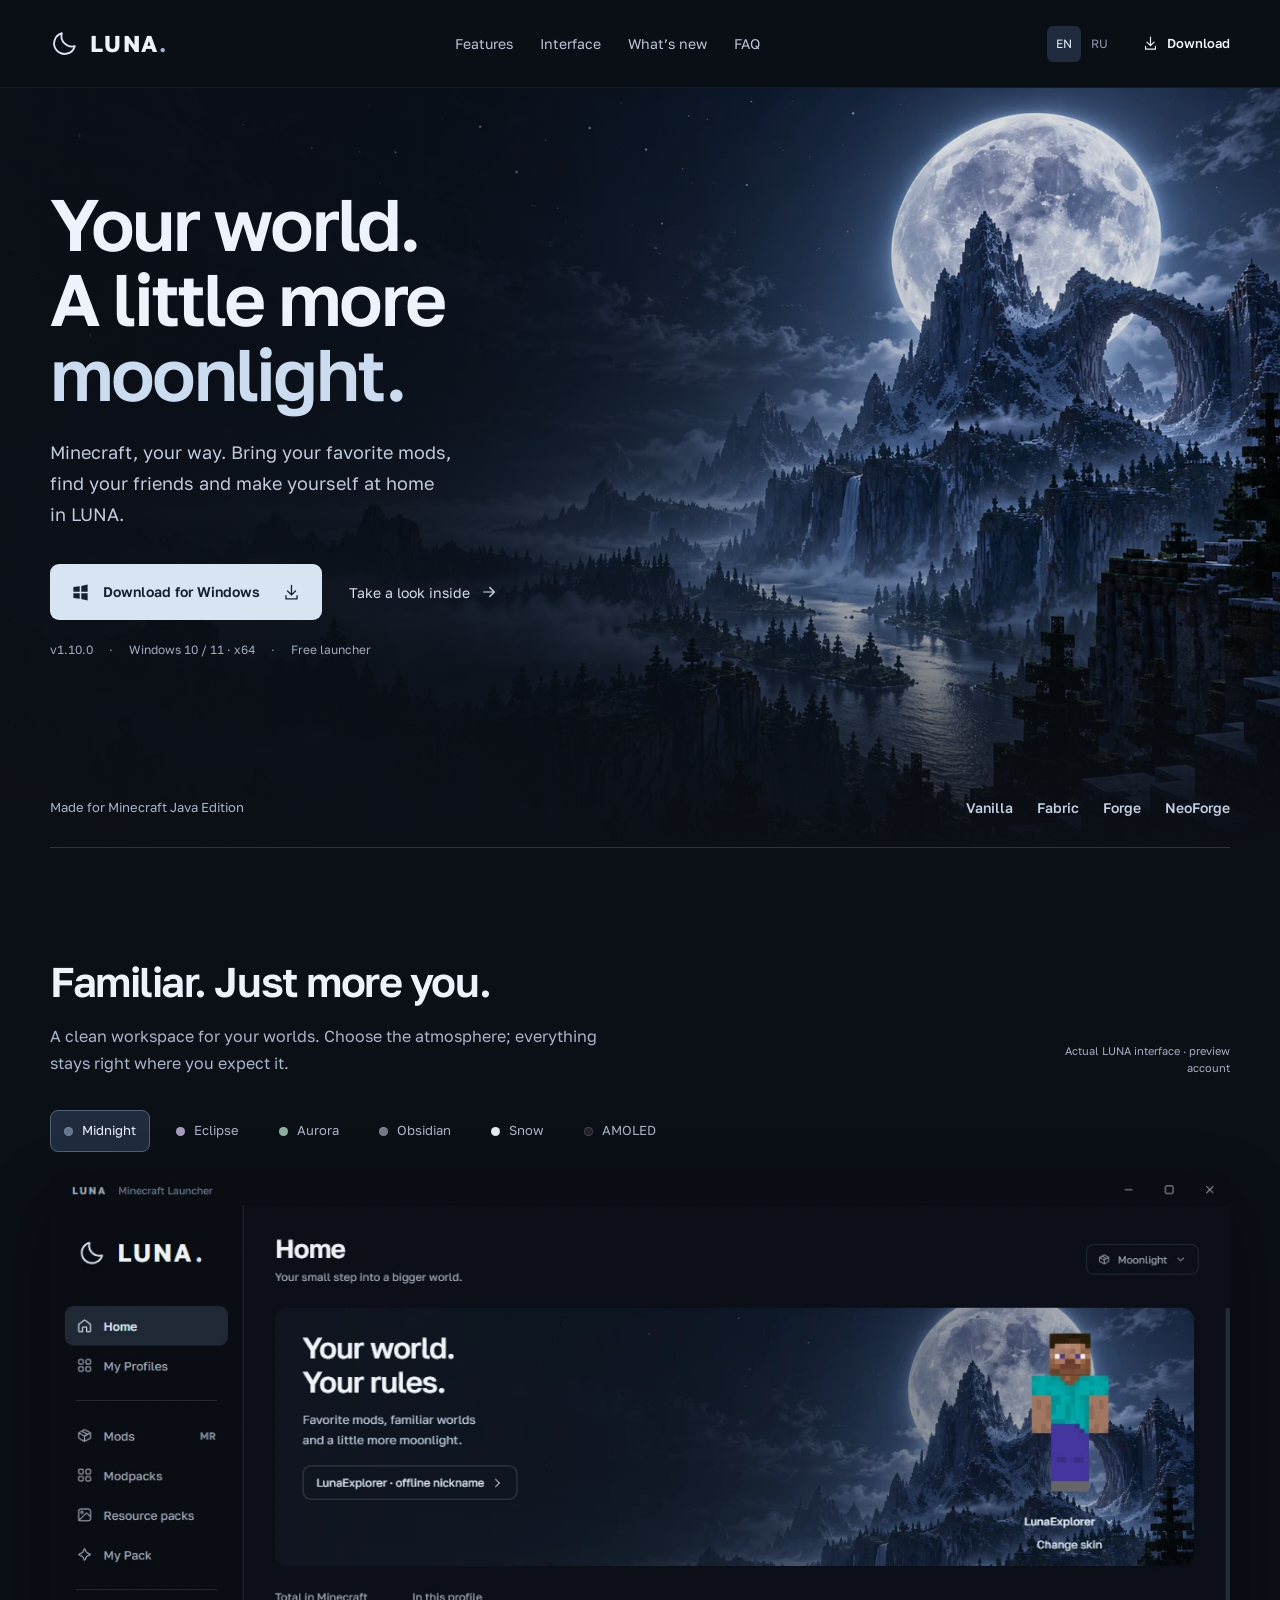
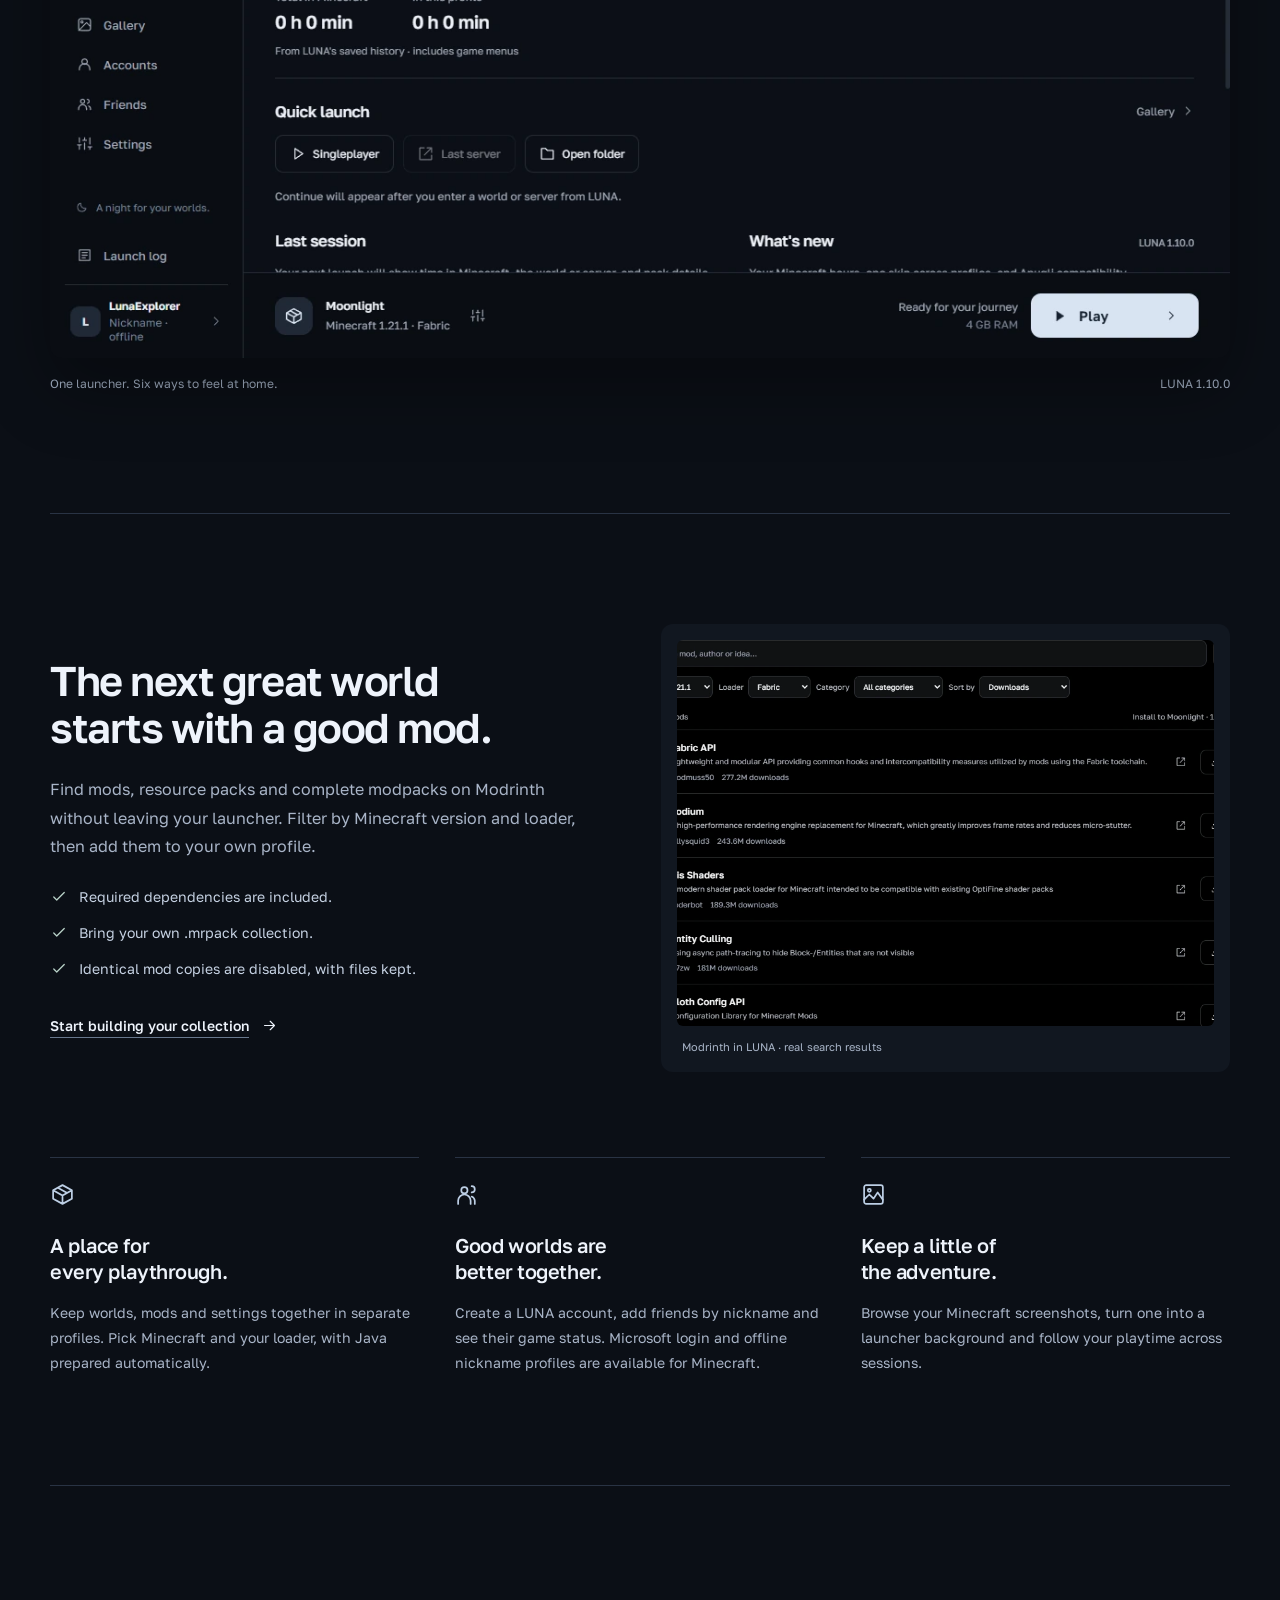
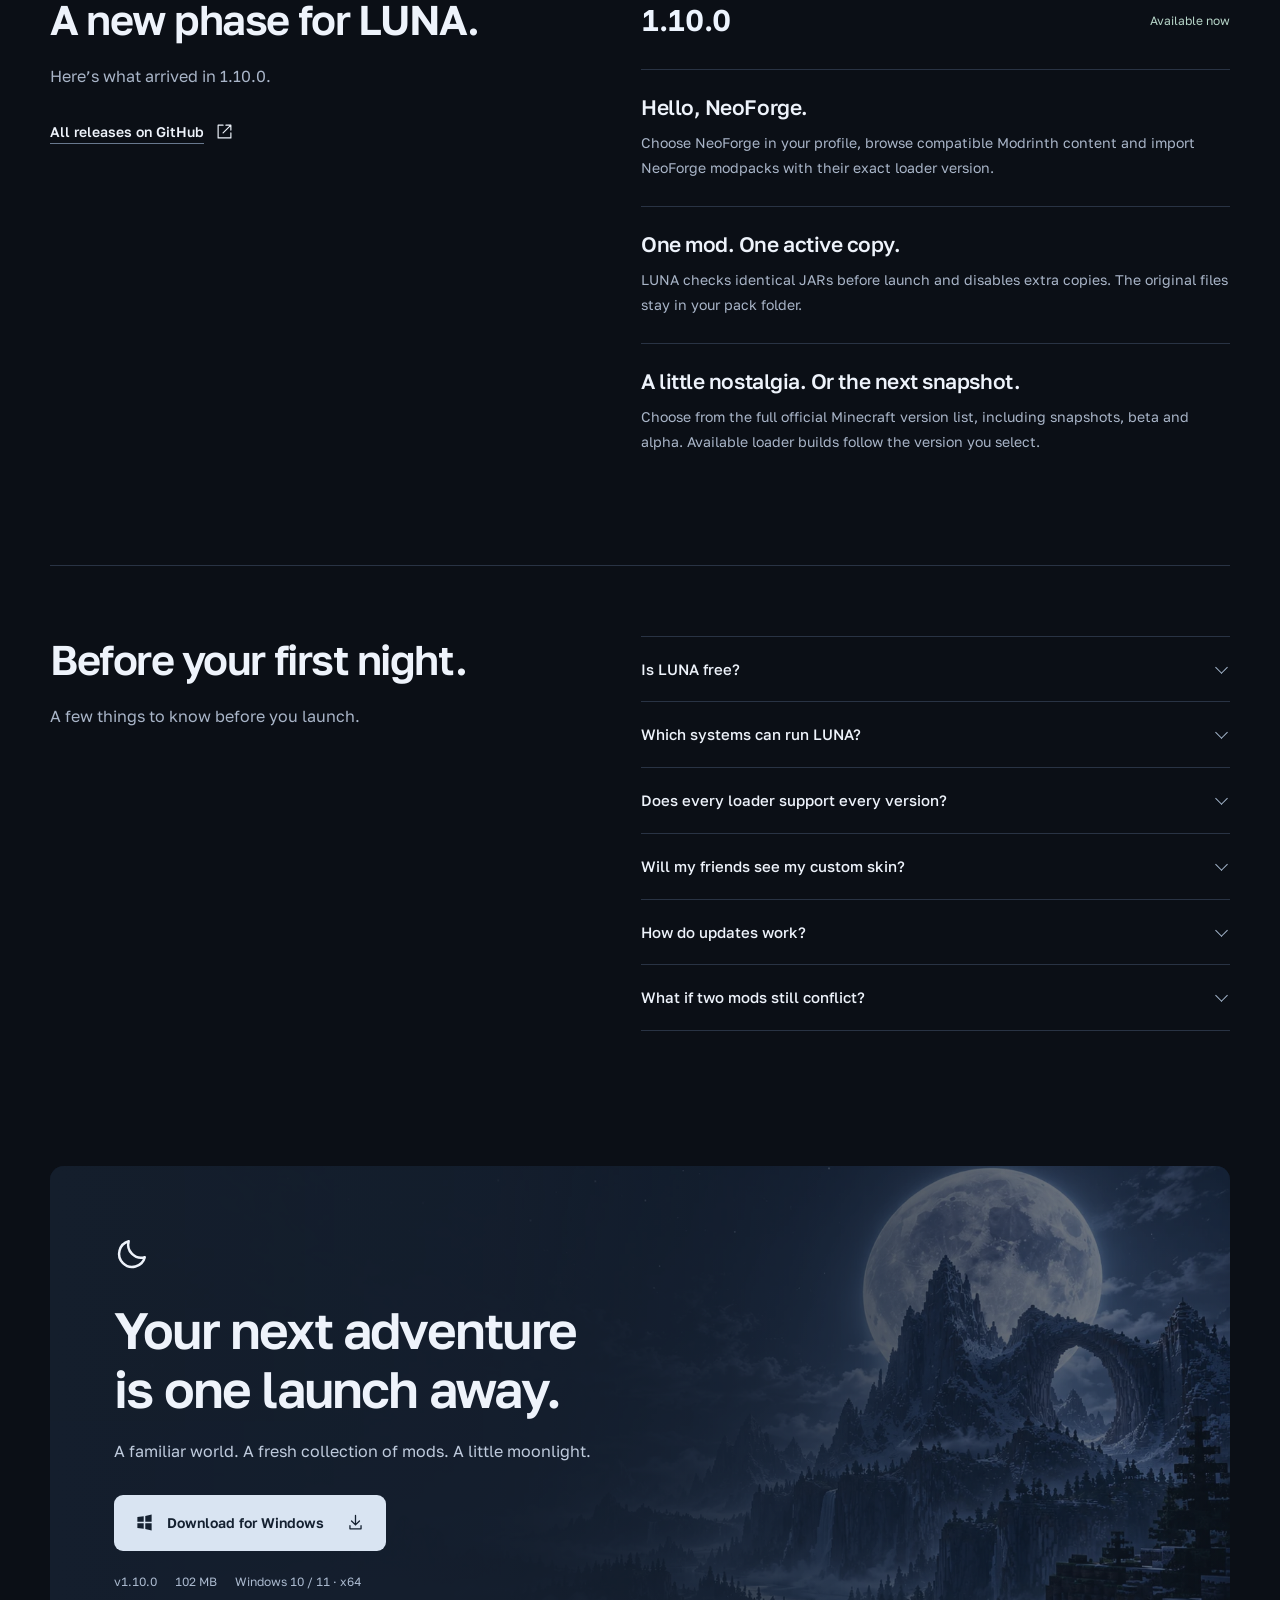
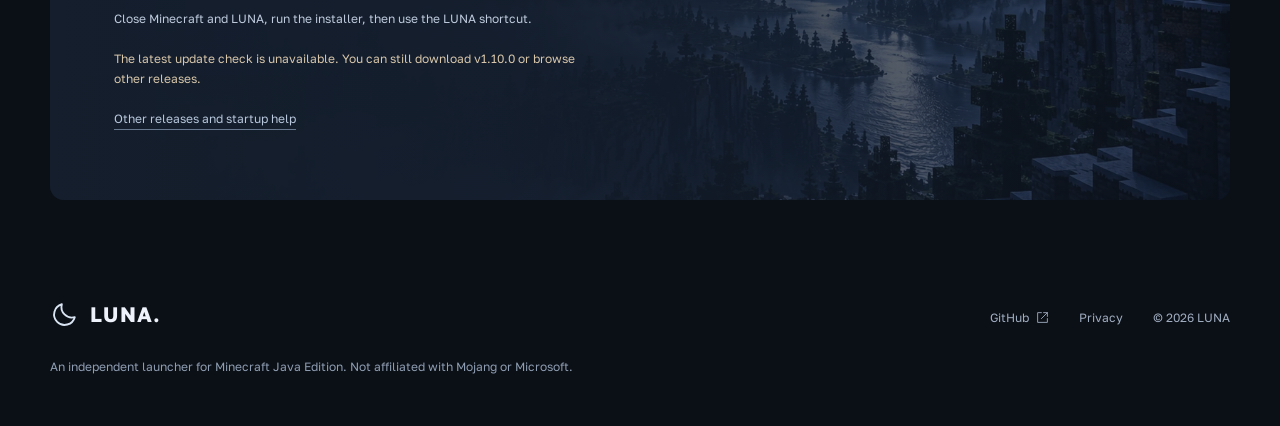
<file: index.html>
<!doctype html>
<html lang="en">
<head>
  <meta charset="utf-8"><meta name="viewport" content="width=device-width, initial-scale=1">
  <title>LUNA — Minecraft, your way</title>
  <meta name="description" content="A little more moonlight for your Minecraft. Download LUNA for Windows: Modrinth mods and modpacks, friends, custom themes and NeoForge.">
  <meta name="theme-color" content="#0b0f16">
  <meta property="og:title" content="LUNA — Minecraft, your way"><meta property="og:description" content="Your worlds, favorite mods and friends. One quiet lunar launcher for Windows.">
  <meta property="og:type" content="website"><meta property="og:url" content="https://luna-launcher.site">
  <meta property="og:image" content="https://luna-launcher.site/assets/moon-world.webp">
  <link rel="canonical" href="https://luna-launcher.site">
  <link rel="icon" href="assets/favicon.png"><link rel="preload" href="assets/golos-text.ttf" as="font" type="font/ttf" crossorigin>
  <link rel="stylesheet" href="style.css"><script src="app.js" defer></script>
</head>
<body>
<svg class="symbols" aria-hidden="true" xmlns="http://www.w3.org/2000/svg"><defs>
<symbol id="moon" viewBox="0 0 24 24"><path d="M20.5 14.2A8.7 8.7 0 0 1 9.8 3.5 8.7 8.7 0 1 0 20.5 14.2Z"/></symbol>
<symbol id="arrow" viewBox="0 0 24 24"><path d="M5 12h14m-6-6 6 6-6 6"/></symbol>
<symbol id="download-icon" viewBox="0 0 24 24"><path d="M12 3v12m-5-5 5 5 5-5M5 16v4h14v-4"/></symbol>
<symbol id="windows" viewBox="0 0 24 24"><path d="m3 5 8-1v7H3Zm10-1.3L21 2v9h-8ZM3 13h8v7l-8-1Zm10 0h8v9l-8-1.7Z"/></symbol>
<symbol id="box" viewBox="0 0 24 24"><path d="m12 3 9 5v8l-9 5-9-5V8Zm-9 5 9 5 9-5m-9 5v8m-4.5-15.5 9 5"/></symbol>
<symbol id="friends" viewBox="0 0 24 24"><circle cx="9" cy="8" r="3"/><path d="M3 21v-3a6 6 0 0 1 12 0v3m1-17a3 3 0 0 1 0 6m3 11v-3a5 5 0 0 0-3-4"/></symbol>
<symbol id="image" viewBox="0 0 24 24"><rect x="3" y="3" width="18" height="18" rx="2"/><circle cx="8" cy="8" r="1.5"/><path d="m3 17 5-5 4 4 4-6 5 7"/></symbol>
<symbol id="check" viewBox="0 0 24 24"><path d="m5 12 4 4L19 6"/></symbol>
<symbol id="external" viewBox="0 0 24 24"><path d="M14 3h7v7m0-7-11 11m0-11H3v18h18v-7"/></symbol>
</defs></svg>
<a class="skip" href="#main" data-i18n="skip">Skip to content</a>
<header class="header">
  <a class="brand" href="#" aria-label="LUNA home"><svg><use href="#moon"/></svg><span>LUNA<span class="brand-dot">.</span></span></a>
  <nav aria-label="Main navigation" data-i18n-aria="nav"><a href="#features" data-i18n="features">Features</a><a href="#interface" data-i18n="interface">Interface</a><a href="#updates" data-i18n="updates">What’s new</a><a href="#faq" data-i18n="faq">FAQ</a></nav>
  <div class="header-actions"><div class="languages" role="group" aria-label="Interface language" data-i18n-aria="language"><button type="button" data-language="en" aria-pressed="true" aria-label="English">EN</button><button type="button" data-language="ru" aria-pressed="false" aria-label="Русский">RU</button></div><a class="header-download" href="#download"><svg><use href="#download-icon"/></svg><span data-i18n="download">Download</span></a></div>
</header>
<main id="main">
  <section class="hero" aria-labelledby="hero-title">
    <img class="hero-landscape" src="assets/moon-world.webp" alt="" fetchpriority="high" width="1659" height="948">
    <div class="hero-shade"></div>
    <div class="hero-content wrap">
      <h1 id="hero-title" data-i18n-html="heroTitle">Your world.<br>A little more<br><span>moonlight.</span></h1>
      <p class="hero-description" data-i18n="heroBody">Minecraft, your way. Bring your favorite mods, find your friends and make yourself at home in LUNA.</p>
      <div class="hero-actions"><a class="button primary" data-download href="https://github.com/Cheelz24/luna-launcher-releases/releases/download/v1.9.2/LUNA-Setup-1.10.0.exe"><svg class="windows-icon"><use href="#windows"/></svg><span data-i18n="downloadWindows">Download for Windows</span><svg><use href="#download-icon"/></svg></a><a class="explore" href="#interface"><span data-i18n="lookInside">Take a look inside</span><svg><use href="#arrow"/></svg></a></div>
      <p class="platform-note"><span data-release-version>v1.10.0</span><span>Windows 10 / 11 · x64</span><span data-i18n="free">Free launcher</span></p>
    </div>
    <div class="hero-bottom wrap"><p data-i18n="javaEdition">Made for Minecraft Java Edition</p><div class="loader-list"><span>Vanilla</span><span>Fabric</span><span>Forge</span><span>NeoForge</span></div></div>
  </section>

  <section class="interface-section wrap section" id="interface" aria-labelledby="interface-title">
    <div class="section-heading"><div><h2 id="interface-title" data-i18n="interfaceTitle">Familiar. Just more you.</h2><p data-i18n="interfaceBody">A clean workspace for your worlds. Choose the atmosphere; everything stays right where you expect it.</p></div><span class="quiet-label" data-i18n="realPreview">Actual LUNA interface · preview account</span></div>
    <div class="theme-controls" role="tablist" aria-label="Launcher themes" data-i18n-aria="themes"><button id="theme-midnight" role="tab" aria-selected="true" aria-controls="theme-panel" tabindex="0" data-theme="midnight"><span style="--swatch:#64768e"></span>Midnight</button><button id="theme-eclipse" role="tab" aria-selected="false" aria-controls="theme-panel" tabindex="-1" data-theme="eclipse"><span style="--swatch:#a69ab8"></span>Eclipse</button><button id="theme-aurora" role="tab" aria-selected="false" aria-controls="theme-panel" tabindex="-1" data-theme="aurora"><span style="--swatch:#89ae9c"></span>Aurora</button><button id="theme-obsidian" role="tab" aria-selected="false" aria-controls="theme-panel" tabindex="-1" data-theme="obsidian"><span style="--swatch:#747984"></span>Obsidian</button><button id="theme-snow" role="tab" aria-selected="false" aria-controls="theme-panel" tabindex="-1" data-theme="snow"><span style="--swatch:#e6ebf0"></span>Snow</button><button id="theme-amoled" role="tab" aria-selected="false" aria-controls="theme-panel" tabindex="-1" data-theme="amoled"><span style="--swatch:#242428"></span>AMOLED</button></div>
    <figure class="launcher-window" id="theme-panel" role="tabpanel" aria-labelledby="theme-midnight"><img id="launcher-preview" src="assets/home-midnight.webp" alt="LUNA home screen in the Midnight theme" width="1280" height="850" loading="lazy"><figcaption><span data-i18n="previewCaption">One launcher. Six ways to feel at home.</span><span>LUNA 1.10.0</span></figcaption></figure>
    <p class="sr-only" id="theme-announcement" role="status" aria-live="polite"></p>
  </section>

  <section id="features" class="features-section section wrap" aria-labelledby="mods-title">
    <div class="mods-story"><div class="story-copy"><h2 id="mods-title" data-i18n="modsTitle">The next great world<br>starts with a good mod.</h2><p data-i18n="modsBody">Find mods, resource packs and complete modpacks on Modrinth without leaving your launcher. Filter by Minecraft version and loader, then add them to your own profile.</p><ul class="check-list"><li><svg><use href="#check"/></svg><span data-i18n="dependency">Required dependencies are included.</span></li><li><svg><use href="#check"/></svg><span data-i18n="mrpack">Bring your own .mrpack collection.</span></li><li><svg><use href="#check"/></svg><span data-i18n="duplicates">Identical mod copies are disabled, with files kept.</span></li></ul><a class="text-link" href="#download"><span data-i18n="startBuilding">Start building your collection</span><svg><use href="#arrow"/></svg></a></div><figure class="mod-preview"><img src="assets/modrinth.webp" alt="Live Modrinth mod search in LUNA, filtered for Minecraft 1.21.1 and Fabric" width="1036" height="723" loading="lazy" data-alt="modsAlt"><figcaption data-i18n="modsCaption">Modrinth in LUNA · real search results</figcaption></figure></div>
    <div class="feature-lines"><article><svg><use href="#box"/></svg><div><h3 data-i18n="profilesTitle">A place for every playthrough.</h3><p data-i18n="profilesBody">Keep worlds, mods and settings together in separate profiles. Pick Minecraft and your loader, with Java prepared automatically.</p></div></article><article><svg><use href="#friends"/></svg><div><h3 data-i18n="friendsTitle">Good worlds are better together.</h3><p data-i18n="friendsBody">Create a LUNA account, add friends by nickname and see their game status. Microsoft login and offline nickname profiles are available for Minecraft.</p></div></article><article><svg><use href="#image"/></svg><div><h3 data-i18n="galleryTitle">Keep a little of the adventure.</h3><p data-i18n="galleryBody">Browse your Minecraft screenshots, turn one into a launcher background and follow your playtime across sessions.</p></div></article></div>
  </section>

  <section id="updates" class="updates-section section wrap" aria-labelledby="updates-title"><div class="update-heading"><h2 id="updates-title" data-i18n="updatesTitle">A new phase for LUNA.</h2><p data-i18n="updatesBody">Here’s what arrived in 1.10.0.</p><a class="text-link" href="https://github.com/Cheelz24/luna-launcher-releases/releases" target="_blank" rel="noopener noreferrer"><span data-i18n="allReleases">All releases on GitHub</span><svg><use href="#external"/></svg></a></div><div class="release-story"><div class="release-heading"><span class="release-version">1.10.0</span><span data-i18n="available">Available now</span></div><article><h3 data-i18n="neoTitle">Hello, NeoForge.</h3><p data-i18n="neoBody">Choose NeoForge in your profile, browse compatible Modrinth content and import NeoForge modpacks with their exact loader version.</p></article><article><h3 data-i18n="duplicateTitle">One mod. One active copy.</h3><p data-i18n="duplicateBody">LUNA checks identical JARs before launch and disables extra copies. The original files stay in your pack folder.</p></article><article><h3 data-i18n="versionsTitle">A little nostalgia. Or the next snapshot.</h3><p data-i18n="versionsBody">Choose from the full official Minecraft version list, including snapshots, beta and alpha. Available loader builds follow the version you select.</p></article></div></section>

  <section id="faq" class="faq-section section wrap" aria-labelledby="faq-title"><div><h2 id="faq-title" data-i18n="faqTitle">Before your first night.</h2><p data-i18n="faqBody">A few things to know before you launch.</p></div><div class="faq-list"><details><summary data-i18n="faqFree">Is LUNA free?</summary><p data-i18n="faqFreeBody">Yes, the launcher is free to download. Signing in with Microsoft uses your Minecraft Java Edition license. A nickname profile can play local worlds and servers that allow offline accounts.</p></details><details><summary data-i18n="faqPlatform">Which systems can run LUNA?</summary><p data-i18n="faqPlatformBody">LUNA is built for Windows 10 and Windows 11, 64-bit. Java is downloaded for your selected Minecraft version. Game and modpack requirements depend on what you choose to play.</p></details><details><summary data-i18n="faqLoader">Does every loader support every version?</summary><p data-i18n="faqLoaderBody">Each loader has its own supported versions. LUNA looks up available Fabric, Forge and NeoForge builds for the Minecraft version you choose. The full Minecraft list is available for selection, but every historical release has not been tested individually.</p></details><details><summary data-i18n="faqSkin">Will my friends see my custom skin?</summary><p data-i18n="faqSkinBody">LUNA installs compatible skin support when it is available for the profile. Other players need compatible skin support too. Change your skin in LUNA, then restart Minecraft; results depend on the game version, mods and server.</p></details><details><summary data-i18n="faqUpdate">How do updates work?</summary><p data-i18n="faqUpdateBody">Install LUNA once and use its installed shortcut. The launcher checks published updates and can download them in the background. Your profiles and worlds stay on your computer.</p></details><details><summary data-i18n="faqConflict">What if two mods still conflict?</summary><p data-i18n="faqConflictBody">Identical files are handled automatically. Different versions of the same mod can still conflict: open My Pack and keep the compatible version. LUNA’s pack check can point you to the files; it does not guarantee that every mod combination works.</p></details></div></section>

  <section id="download" class="download-section wrap" aria-labelledby="download-title"><div class="download-content"><svg class="download-moon"><use href="#moon"/></svg><h2 id="download-title" data-i18n="downloadTitle">Your next adventure<br>is one launch away.</h2><p data-i18n="downloadBody">A familiar world. A fresh collection of mods. A little moonlight.</p><a class="button primary" data-download href="https://github.com/Cheelz24/luna-launcher-releases/releases/download/v1.9.2/LUNA-Setup-1.10.0.exe"><svg class="windows-icon"><use href="#windows"/></svg><span data-i18n="downloadWindows">Download for Windows</span><svg><use href="#download-icon"/></svg></a><div class="download-meta"><span data-release-version>v1.10.0</span><span data-release-size>102 MB</span><span>Windows 10 / 11 · x64</span></div><p class="install-note" data-i18n="installNote">Close Minecraft and LUNA, run the installer, then use the LUNA shortcut.</p><p id="release-status" class="release-status" role="status" aria-live="polite"></p><a class="text-link secondary-link" href="https://github.com/Cheelz24/luna-launcher-releases/releases" target="_blank" rel="noopener noreferrer" data-i18n="downloadAlternative">Other releases and startup help</a></div><div class="download-scenery" aria-hidden="true"></div></section>
</main>
<footer class="footer wrap"><div><a class="brand" href="#"><svg><use href="#moon"/></svg><span>LUNA.</span></a><p data-i18n="footer">An independent launcher for Minecraft Java Edition.<br>Not affiliated with Mojang or Microsoft.</p></div><div class="footer-links"><a href="https://github.com/Cheelz24/luna-launcher-releases/releases" target="_blank" rel="noopener noreferrer">GitHub <svg><use href="#external"/></svg></a><a href="privacy.html" data-i18n="privacy">Privacy</a><span>© 2026 LUNA</span></div></footer>
</body></html>
</file>
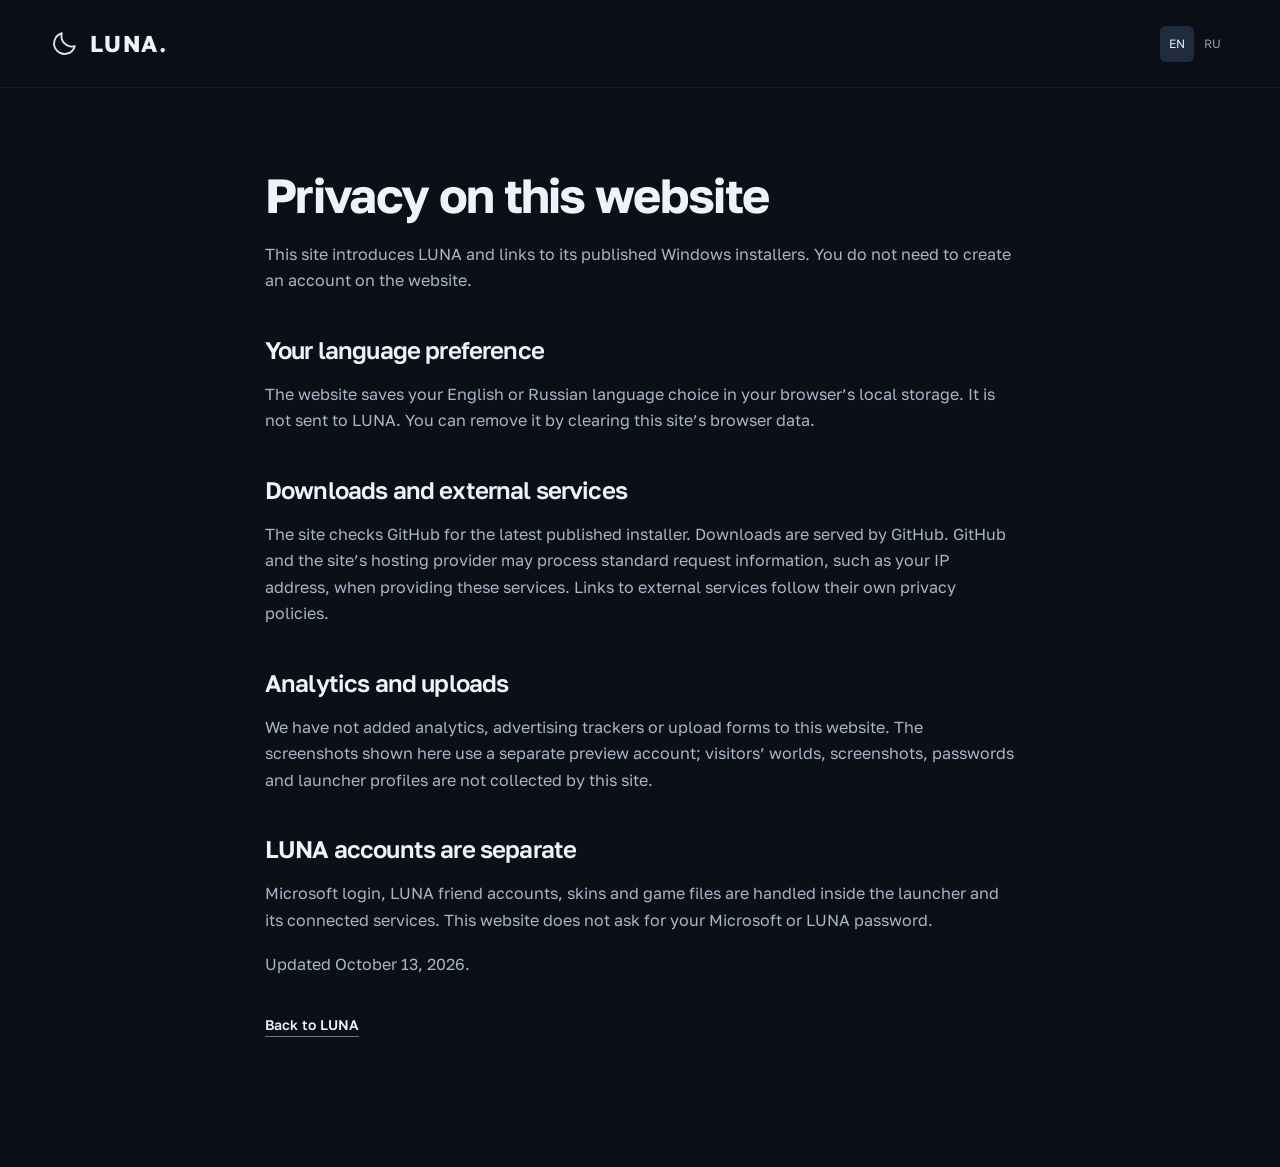
<file: privacy.html>
<!doctype html><html lang="en"><head><meta charset="utf-8"><meta name="viewport" content="width=device-width, initial-scale=1"><title>Privacy — LUNA</title><meta name="description" content="How the LUNA website uses language preferences and download links."><meta name="theme-color" content="#0b0f16"><link rel="icon" href="assets/favicon.png"><link rel="stylesheet" href="style.css"><script src="app.js" defer></script></head><body data-page="privacy"><svg class="symbols" aria-hidden="true"><defs><symbol id="moon" viewBox="0 0 24 24"><path d="M20.5 14.2A8.7 8.7 0 0 1 9.8 3.5 8.7 8.7 0 1 0 20.5 14.2Z"/></symbol></defs></svg><a class="skip" href="#main" data-i18n="skip">Skip to content</a><header class="header"><a class="brand" href="index.html"><svg><use href="#moon"/></svg><span>LUNA.</span></a><div class="header-actions"><div class="languages" role="group" aria-label="Interface language" data-i18n-aria="language"><button data-language="en" aria-pressed="true" aria-label="English">EN</button><button data-language="ru" aria-pressed="false" aria-label="Русский">RU</button></div></div></header><main id="main" class="wrap privacy-content"><h1 data-i18n="privacyTitle">Privacy on this website</h1><p data-i18n="privacyIntro">This site introduces LUNA and links to its published Windows installers. You do not need to create an account on the website.</p><h2 data-i18n="privacyStorageTitle">Your language preference</h2><p data-i18n="privacyStorageBody">The website saves your English or Russian language choice in your browser’s local storage. It is not sent to LUNA. You can remove it by clearing this site’s browser data.</p><h2 data-i18n="privacyDownloadsTitle">Downloads and external services</h2><p data-i18n="privacyDownloadsBody">The site checks GitHub for the latest published installer. Downloads are served by GitHub. GitHub and the site’s hosting provider may process standard request information, such as your IP address, when providing these services. Links to external services follow their own privacy policies.</p><h2 data-i18n="privacyAnalyticsTitle">Analytics and uploads</h2><p data-i18n="privacyAnalyticsBody">We have not added analytics, advertising trackers or upload forms to this website. The screenshots shown here use a separate preview account; visitors’ worlds, screenshots, passwords and launcher profiles are not collected by this site.</p><h2 data-i18n="privacyLauncherTitle">LUNA accounts are separate</h2><p data-i18n="privacyLauncherBody">Microsoft login, LUNA friend accounts, skins and game files are handled inside the launcher and its connected services. This website does not ask for your Microsoft or LUNA password.</p><p data-i18n="privacyUpdated">Updated October 13, 2026.</p><a class="text-link" href="index.html" data-i18n="back">Back to LUNA</a></main></body></html>
</file>
<file: style.css>
@font-face{font-family:Golos;src:url('assets/golos-text.ttf') format('truetype');font-weight:100 900;font-display:swap}
:root{color-scheme:dark;--bg:#0b0f16;--surface:#131a25;--text:#eef3fb;--muted:#a9b5c8;--line:#293344;--accent:#d9e4f2;--ease:cubic-bezier(.16,1,.3,1)}
*{box-sizing:border-box}html{scroll-behavior:smooth;scroll-padding-top:112px}body{margin:0;background:var(--bg);color:var(--text);font-family:Golos,sans-serif;font-size:16px;line-height:1.65;-webkit-font-smoothing:antialiased}a{color:inherit;text-decoration:none}button{font:inherit;cursor:pointer}button,a{-webkit-tap-highlight-color:transparent}button{color:inherit}::selection{background:#d9e4f2;color:#142136}a:focus-visible,button:focus-visible,summary:focus-visible{outline:2px solid #a9ceff;outline-offset:5px}svg{width:22px;height:22px;fill:none;stroke:currentColor;stroke-width:1.65;stroke-linecap:round;stroke-linejoin:round;flex:none}.windows-icon{fill:currentColor;stroke:none}img{max-width:100%;display:block}h1,h2,h3,p,figure{margin:0}h1,h2,h3{line-height:1.14;letter-spacing:-.035em;text-wrap:balance}h2{font-size:clamp(30px,3.25vw,46px);font-weight:600}h3{font-size:22px;font-weight:550;letter-spacing:-.022em}.wrap{width:min(1180px,calc(100% - 80px));margin-inline:auto}.symbols{position:absolute;width:0;height:0;overflow:hidden}.section{padding-block:110px}.text-link{display:inline-flex;align-items:center;gap:12px;font-size:14px;font-weight:550;text-decoration:underline;text-decoration-color:#68788e;text-underline-offset:6px}.text-link svg{width:17px;height:17px}.text-link:hover{text-decoration-color:var(--text)}.skip{position:fixed;top:10px;left:10px;transform:translateY(-180%);z-index:100;background:var(--accent);color:#152131;padding:12px 18px;border-radius:8px}.skip:focus{transform:none}.sr-only{position:absolute;width:1px;height:1px;margin:-1px;overflow:hidden;clip-path:inset(50%);white-space:nowrap}
.header{height:88px;display:flex;align-items:center;justify-content:space-between;padding:0 max(40px,calc((100vw - 1180px)/2));gap:28px;position:sticky;top:0;z-index:20;background:#0b0f16f5;border-bottom:1px solid #25304466}.brand{display:inline-flex;align-items:center;gap:11px;letter-spacing:.065em;font-size:23px;font-weight:700;line-height:1}.brand svg{width:29px;height:29px;stroke-width:1.55;color:#d9e4f2}.brand-dot{color:#9eb5d2}.header nav{display:flex;align-items:center;gap:27px;font-size:14px;color:#bbc6d7}.header nav a:hover{color:#fff}.header-actions{display:flex;gap:25px;align-items:center}.languages{display:flex;gap:1px}.languages button{border:0;background:transparent;font-size:12px;color:#8e9db2;padding:8px 9px;min-height:36px;border-radius:6px}.languages button[aria-pressed=true]{color:#e8f1fd;background:#202c3d}.languages button:hover{color:#fff}.header-download{display:inline-flex;gap:8px;align-items:center;font-size:13px;font-weight:550}.header-download svg{width:17px;height:17px}
.hero{position:relative;min-height:760px;isolation:isolate;display:flex;flex-direction:column;justify-content:space-between;overflow:hidden}.hero-landscape,.hero-shade{position:absolute;inset:0;width:100%;height:100%;z-index:-1}.hero-landscape{object-fit:cover;object-position:center 36%}.hero-shade{background:linear-gradient(90deg,#0b0f16ef 0%,#0b0f16a0 34%,#0b0f1624 74%),linear-gradient(0deg,#0b0f16 0%,#0b0f1600 40%)}.hero-content{padding-top:98px;padding-bottom:82px}.hero h1{font-size:clamp(56px,5.7vw,80px);line-height:1.03;font-weight:600;max-width:730px;letter-spacing:-.038em}.hero h1 span{color:#cbdcf1}.hero-description{font-size:18px;line-height:1.7;max-width:430px;margin-top:26px;color:#bfcbdd;text-wrap:pretty}.hero-actions{display:flex;align-items:center;gap:27px;margin-top:35px;flex-wrap:wrap}.button{display:inline-flex;align-items:center;justify-content:center;gap:13px;min-height:56px;padding:15px 21px;font-size:14px;line-height:1.4;font-weight:600;border-radius:9px;transition:background 180ms,color 180ms,transform 180ms var(--ease)}.primary{background:#d9e4f2;color:#152131}.primary:hover{background:#fff;transform:translateY(-2px)}.button:active{transform:translateY(0)}.button svg{width:19px;height:19px}.button svg:last-child{margin-left:9px}.explore{font-size:14px;display:inline-flex;gap:10px;align-items:center;color:#d4dfef}.explore svg{width:18px;height:18px;transition:transform 180ms var(--ease)}.explore:hover svg{transform:translateX(4px)}.platform-note{display:flex;gap:16px;flex-wrap:wrap;font-size:12px;line-height:1.7;color:#9facbf;margin-top:20px;font-variant-numeric:tabular-nums}.platform-note span+span::before{content:'·';padding-right:16px;color:#8092aa}.hero-bottom{display:flex;justify-content:space-between;align-items:center;gap:20px;padding-block:28px;border-bottom:1px solid var(--line)}.hero-bottom p{font-size:13px;color:var(--muted)}.loader-list{display:flex;gap:24px;font-size:14px;font-weight:550;color:#c3d0e1}
.section-heading{display:flex;justify-content:space-between;gap:40px;align-items:end}.section-heading p{color:var(--muted);max-width:550px;margin-top:18px}.quiet-label{font-size:11px;color:#a4b0c3;line-height:1.5;max-width:170px;text-align:right}.theme-controls{display:flex;gap:12px;flex-wrap:wrap;margin-top:34px;margin-bottom:22px}.theme-controls button{display:inline-flex;align-items:center;gap:9px;background:transparent;border:1px solid transparent;color:#a9b5c8;font-size:13px;padding:9px 13px;min-height:42px;border-radius:8px;transition:color 150ms,background 150ms}.theme-controls button:hover{color:#fff;background:#182131}.theme-controls button[aria-selected=true]{border-color:#526277;color:#eff5ff;background:#202c3e}.theme-controls button span{display:block;width:9px;height:9px;background:var(--swatch);border:1px solid #b7c8e633;border-radius:50%}.launcher-window{margin:0;min-width:0}.launcher-window img{width:100%;aspect-ratio:1280/850;object-fit:contain;border-radius:12px;box-shadow:0 30px 70px #0005;background:#0a0d13;animation:arrive 650ms var(--ease) both}.launcher-window figcaption{display:flex;justify-content:space-between;gap:15px;margin-top:17px;color:#9facbf;font-size:12px;line-height:1.5}.interface-section{padding-bottom:65px}
.features-section{border-top:1px solid var(--line);margin-top:55px}.mods-story{display:grid;grid-template-columns:1fr 1.05fr;align-items:center;gap:70px}.story-copy>p{margin-top:23px;color:var(--muted);line-height:1.8}.check-list{list-style:none;padding:0;margin:24px 0 32px;display:grid;gap:13px;font-size:14px;color:#c6d2e3}.check-list li{display:flex;align-items:start;gap:11px}.check-list svg{color:#b9d2c8;width:18px;height:18px;margin-top:3px}.mod-preview{background:#111720;padding:16px;border-radius:12px;min-width:0}.mod-preview img{width:100%;height:auto;aspect-ratio:1.39;object-fit:cover;object-position:top;border-radius:6px}.mod-preview figcaption{font-size:11px;color:var(--muted);padding:12px 5px 0}.feature-lines{display:grid;grid-template-columns:1fr 1fr 1fr;gap:36px;margin-top:85px}.feature-lines article{border-top:1px solid var(--line);padding-top:24px}.feature-lines article>svg{width:25px;height:25px;color:#bdcfe5;margin-bottom:19px}.feature-lines h3{font-size:20px;line-height:1.28;max-width:270px}.feature-lines p{color:var(--muted);font-size:14px;line-height:1.8;margin-top:15px}
.updates-section{display:grid;grid-template-columns:1fr 1.25fr;gap:120px;border-top:1px solid var(--line)}.update-heading p{margin-top:20px;color:var(--muted)}.update-heading .text-link{margin-top:30px}.release-heading{display:flex;align-items:center;justify-content:space-between;gap:20px;padding-bottom:23px;border-bottom:1px solid var(--line);font-size:12px;color:#b7d5c8}.release-version{font-size:30px;font-weight:600;color:#edf4fe;letter-spacing:-.03em;font-variant-numeric:tabular-nums}.release-story article{padding:26px 0;border-bottom:1px solid var(--line)}.release-story article:last-child{border:0;padding-bottom:0}.release-story h3{font-size:21px}.release-story p{margin-top:10px;color:var(--muted);font-size:14px;line-height:1.8}
.faq-section{display:grid;grid-template-columns:1fr 1.25fr;gap:120px;padding-top:70px;border-top:1px solid var(--line)}.faq-section>div>p{margin-top:20px;color:var(--muted)}details{border-bottom:1px solid var(--line)}details:first-child{border-top:1px solid var(--line)}summary{padding:20px 29px 20px 0;cursor:pointer;position:relative;font-size:15px;list-style:none;font-weight:500}summary::-webkit-details-marker{display:none}summary::after{content:'';width:8px;height:8px;border-right:1.5px solid #a8b9cf;border-bottom:1.5px solid #a8b9cf;transform:rotate(45deg);position:absolute;right:4px;top:26px;transition:transform 180ms}details[open] summary::after{transform:rotate(225deg)}details p{padding:0 25px 22px 0;color:var(--muted);font-size:14px;line-height:1.85}
.download-section{position:relative;isolation:isolate;overflow:hidden;background:#141e2d;border-radius:14px;padding:70px 64px;margin-block:25px 100px}.download-content{position:relative;z-index:1;max-width:690px}.download-moon{width:36px;height:36px;margin-bottom:22px}.download-section h2{font-size:clamp(36px,4vw,56px)}.download-section p{margin-top:20px;color:#bfcbdd;max-width:490px}.download-section .button{margin-top:30px}.download-meta{display:flex;gap:18px;flex-wrap:wrap;margin-top:21px;font-size:12px;color:#abbacf;font-variant-numeric:tabular-nums}.download-section .install-note{font-size:12px;max-width:420px;margin-top:18px}.download-section .release-status{font-size:12px;color:#d8c7ab}.release-status:empty{display:none}.secondary-link{color:#b9c8dd;font-size:12px;font-weight:400;margin-top:20px}.download-scenery{position:absolute;inset:0;z-index:-1;background:linear-gradient(90deg,#141e2d 0%,#141e2df0 38%,#141e2d55 100%),url('assets/moon-world.webp') center/cover;opacity:.7}.footer{display:flex;justify-content:space-between;gap:40px;padding-bottom:48px}.footer .brand{font-size:21px}.footer p{font-size:12px;color:#8f9eb3;margin-top:20px;line-height:1.8}.footer-links{display:flex;align-items:start;gap:30px;font-size:12px;color:#a1aec1;padding-top:8px}.footer-links a{display:flex;align-items:center;gap:7px}.footer-links svg{width:13px;height:13px}.footer-links a:hover{color:#eef4ff}::-webkit-scrollbar{width:9px}::-webkit-scrollbar-track{background:#0b0f16}::-webkit-scrollbar-thumb{background:#354156;border-radius:8px;border:2px solid #0b0f16}.privacy-content{max-width:750px;padding-block:80px 130px}.privacy-content h1{font-size:48px}.privacy-content h2{font-size:24px;margin-top:42px}.privacy-content p{margin-top:18px;color:var(--muted)}.privacy-content .text-link{margin-top:35px}
.launcher-window img{height:auto}
@keyframes arrive{from{transform:translateY(14px);filter:blur(2px)}to{transform:translateY(0);filter:blur(0)}}
@media(min-width:1600px){.hero{min-height:820px}.hero-landscape{object-position:center 45%}.hero-content{padding-top:125px}}
@media(max-width:1050px){.header{gap:20px;padding-inline:30px}.header nav{gap:19px}.header-actions{gap:14px}.wrap{width:calc(100% - 60px)}.mods-story{gap:40px}.updates-section,.faq-section{gap:65px}.feature-lines{gap:25px}.hero{min-height:720px}.hero-landscape{object-position:60% center}}
@media(max-width:760px){html{scroll-padding-top:145px}.header{height:auto;min-height:110px;padding:18px 22px 12px;flex-wrap:wrap;gap:15px}.header .brand{font-size:21px}.header nav{order:3;width:100%;justify-content:space-between;gap:10px;font-size:12px}.header-actions{margin-left:auto;gap:16px}.header-download{font-size:12px}.header-download svg{width:16px;height:16px}.header .brand svg{width:25px;height:25px}.wrap{width:calc(100% - 44px)}.hero{min-height:680px}.hero-content{padding-top:70px;padding-bottom:58px}.hero-landscape{object-position:65% center}.hero-shade{background:linear-gradient(90deg,#0b0f16e8 0%,#0b0f16b8 45%,#0b0f1650 100%),linear-gradient(0deg,#0b0f16 0%,#0b0f1600 80%)}.hero h1{font-size:clamp(43px,10.6vw,66px);max-width:500px}.hero-description{font-size:16px;max-width:370px;margin-top:22px}.hero-actions{gap:20px;margin-top:27px;align-items:start;flex-direction:column}.button{font-size:13px;min-height:54px;padding-inline:18px;gap:10px}.platform-note{gap:8px;font-size:10px;margin-top:19px}.platform-note span+span::before{padding-right:8px}.hero-bottom{display:block;padding-block:20px}.hero-bottom p{font-size:11px}.loader-list{margin-top:12px;gap:23px;font-size:13px}.section{padding-block:70px}.section-heading{display:block}.section-heading p{font-size:14px;margin-top:16px}.quiet-label{display:block;text-align:left;max-width:none;margin-top:18px}.theme-controls{gap:7px;margin-top:25px;margin-bottom:17px}.theme-controls button{padding:8px 10px;font-size:11px}.launcher-window img{border-radius:7px}.launcher-window figcaption{font-size:10px;line-height:1.7}.mods-story{grid-template-columns:1fr;gap:35px}.story-copy>p{font-size:14px}.check-list{font-size:13px}.mod-preview{padding:12px}.mod-preview figcaption{font-size:10px}.feature-lines{grid-template-columns:1fr;gap:30px;margin-top:45px}.feature-lines article{display:flex;gap:20px;padding-top:22px}.feature-lines article>svg{margin-top:2px;width:22px;height:22px}.feature-lines h3{max-width:none;font-size:20px}.feature-lines p{margin-top:10px}.features-section{margin-top:10px}.updates-section,.faq-section{grid-template-columns:1fr;gap:32px}.update-heading p,.faq-section>div>p{font-size:14px;margin-top:14px}.update-heading .text-link{margin-top:20px}.release-heading{padding-bottom:16px}.release-story h3{font-size:20px}.release-story article{padding:23px 0}.faq-section{padding-top:55px}.download-section{padding:40px 25px;margin-block:15px 65px}.download-section h2{font-size:36px}.download-section p{font-size:14px}.download-section .install-note{font-size:11px}.download-meta{font-size:11px;gap:14px}.download-scenery{background-position:65% center;opacity:.35}.footer{display:block;padding-bottom:35px}.footer-links{margin-top:28px;gap:25px;font-size:11px;flex-wrap:wrap}.privacy-content{padding-block:55px 80px}.privacy-content h1{font-size:36px}}
@media(max-width:360px){.header nav{font-size:11px;gap:6px}.header{padding-inline:18px}}
@media(prefers-reduced-motion:reduce){html{scroll-behavior:auto}*,*::before,*::after{animation:none!important;transition:none!important;scroll-behavior:auto!important}}
</file>
